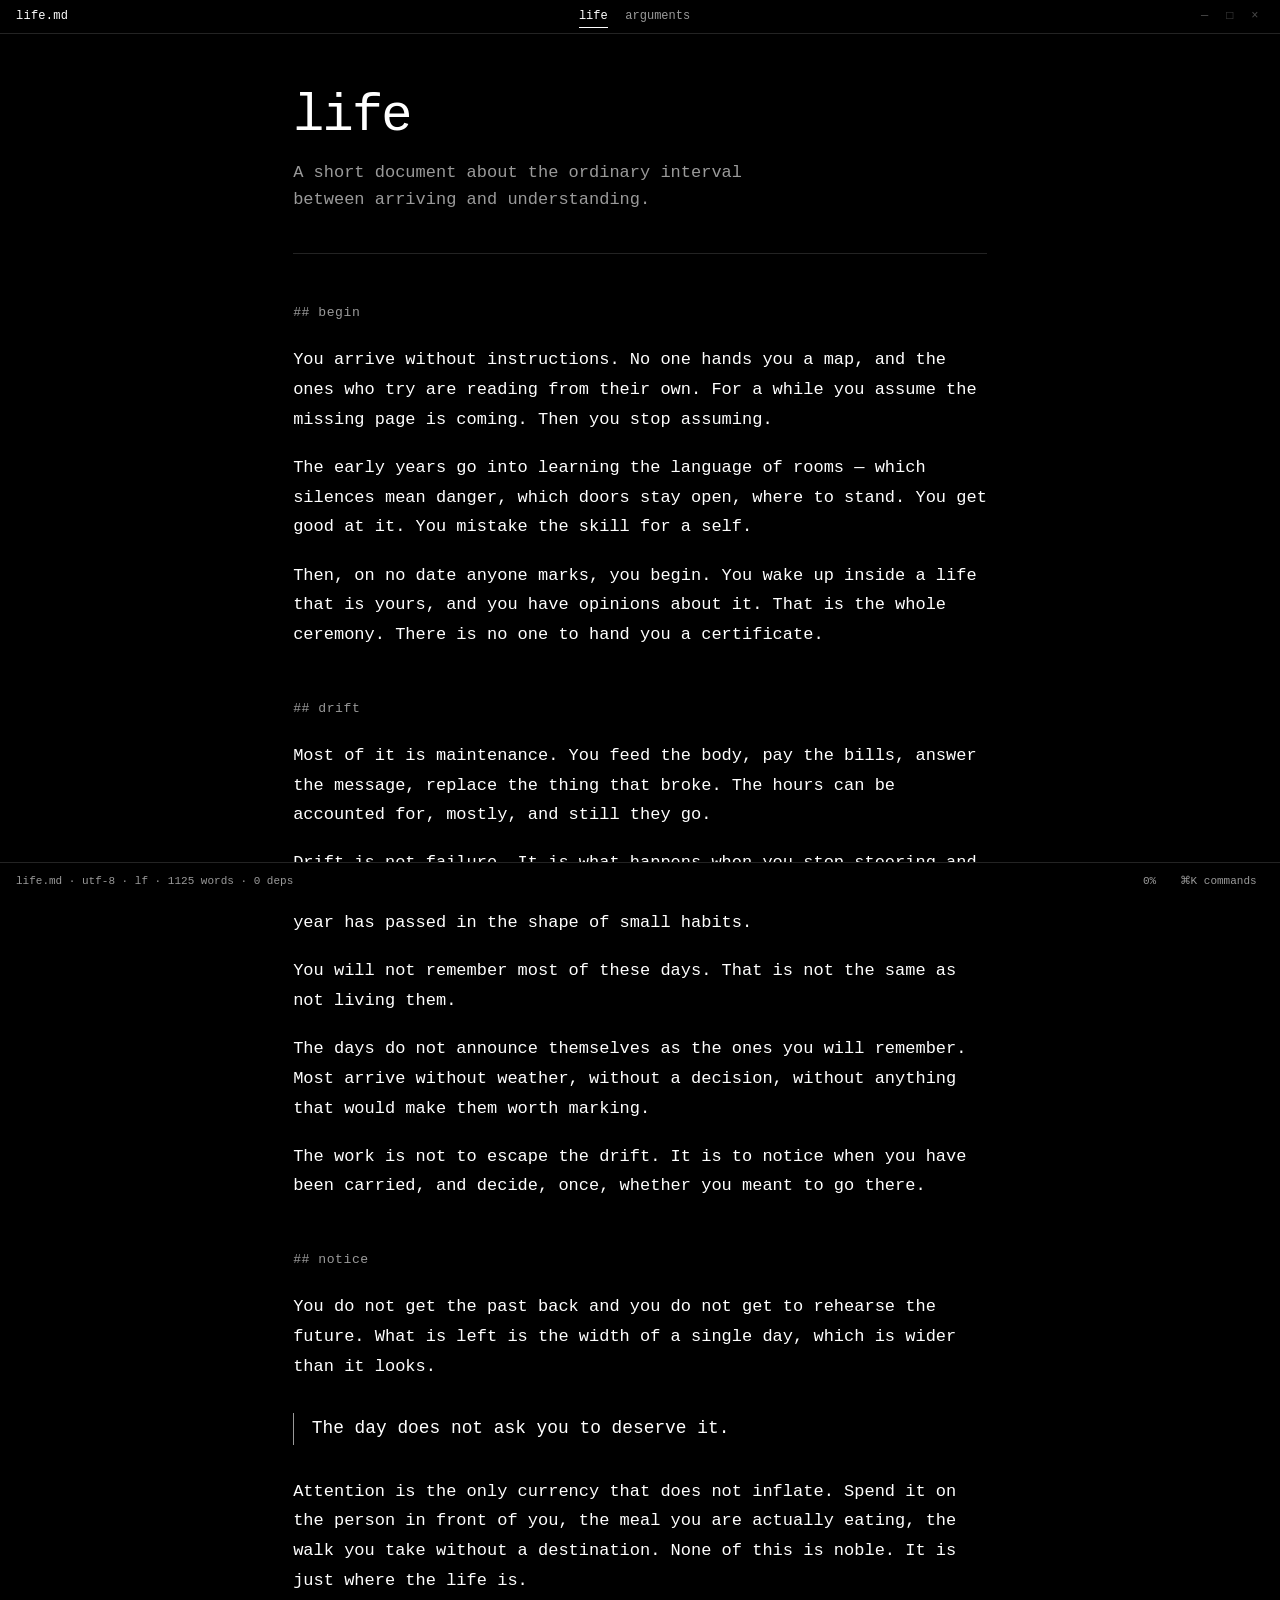
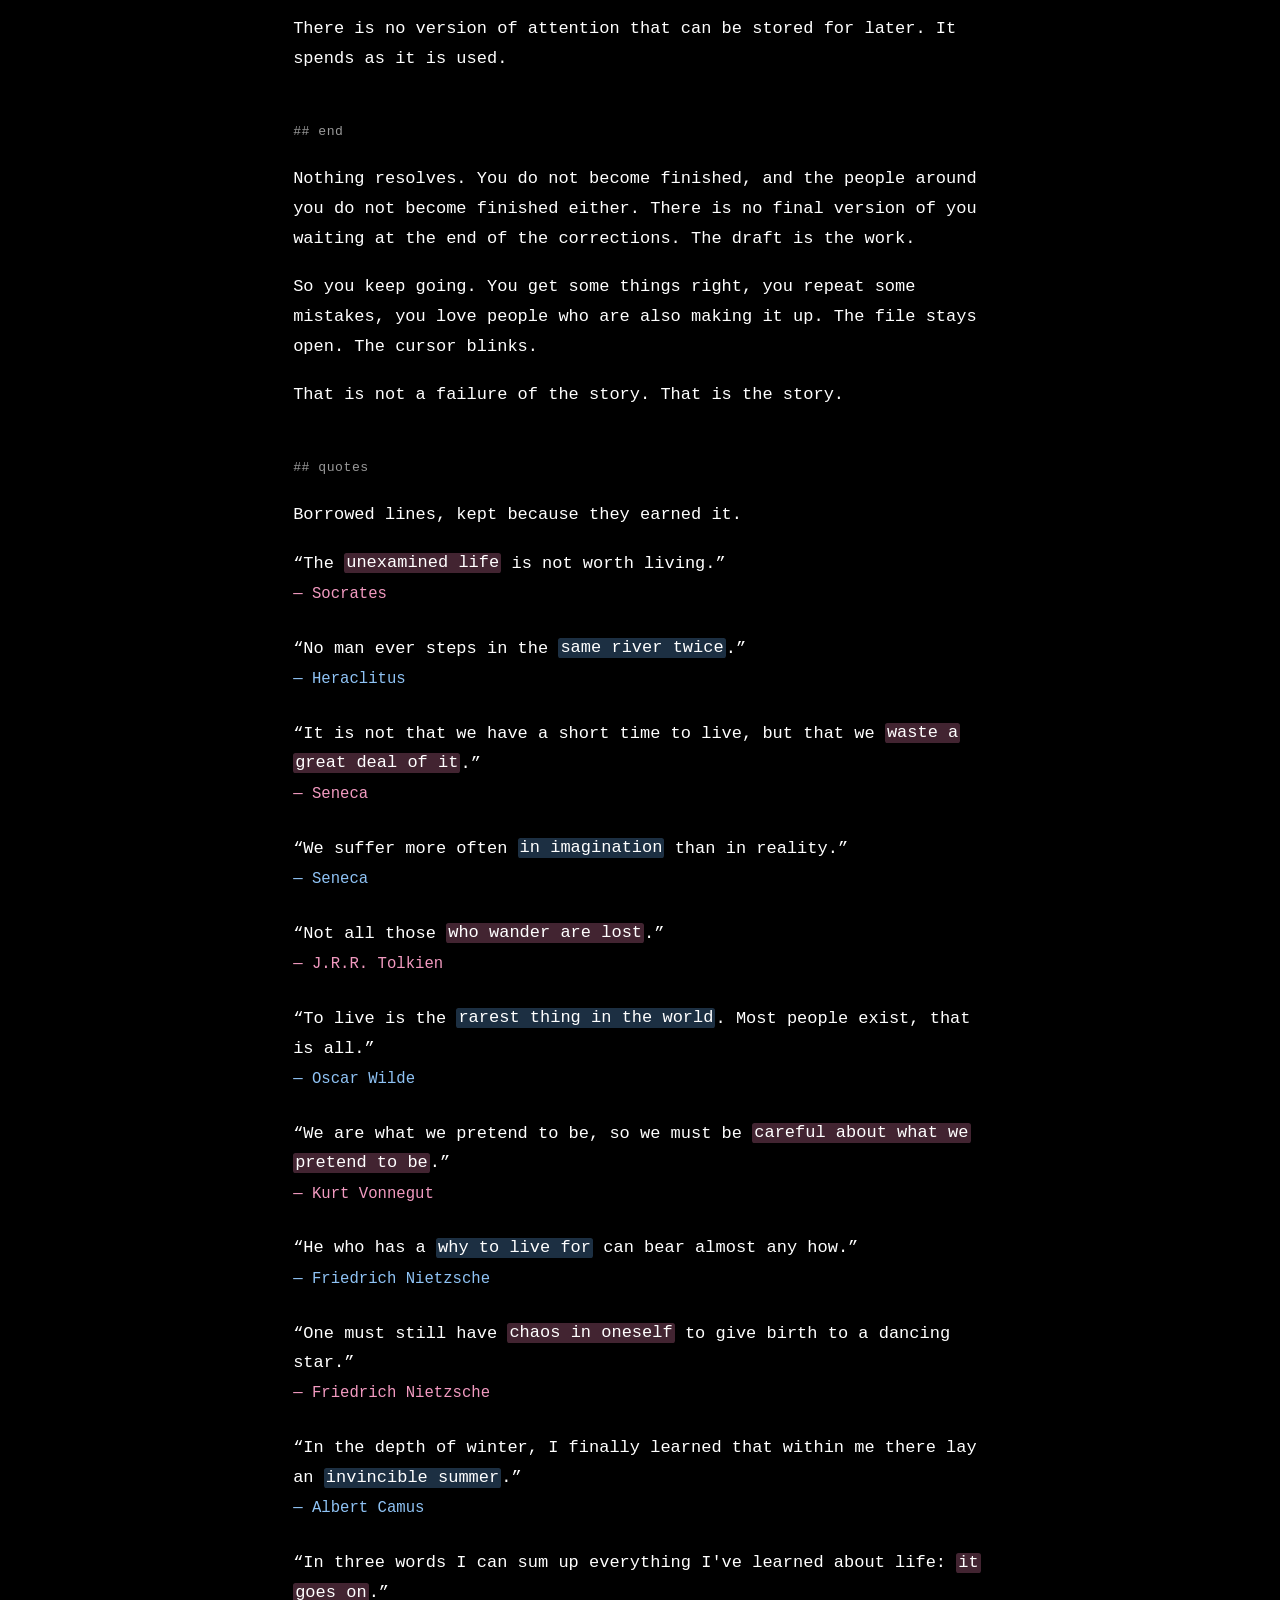
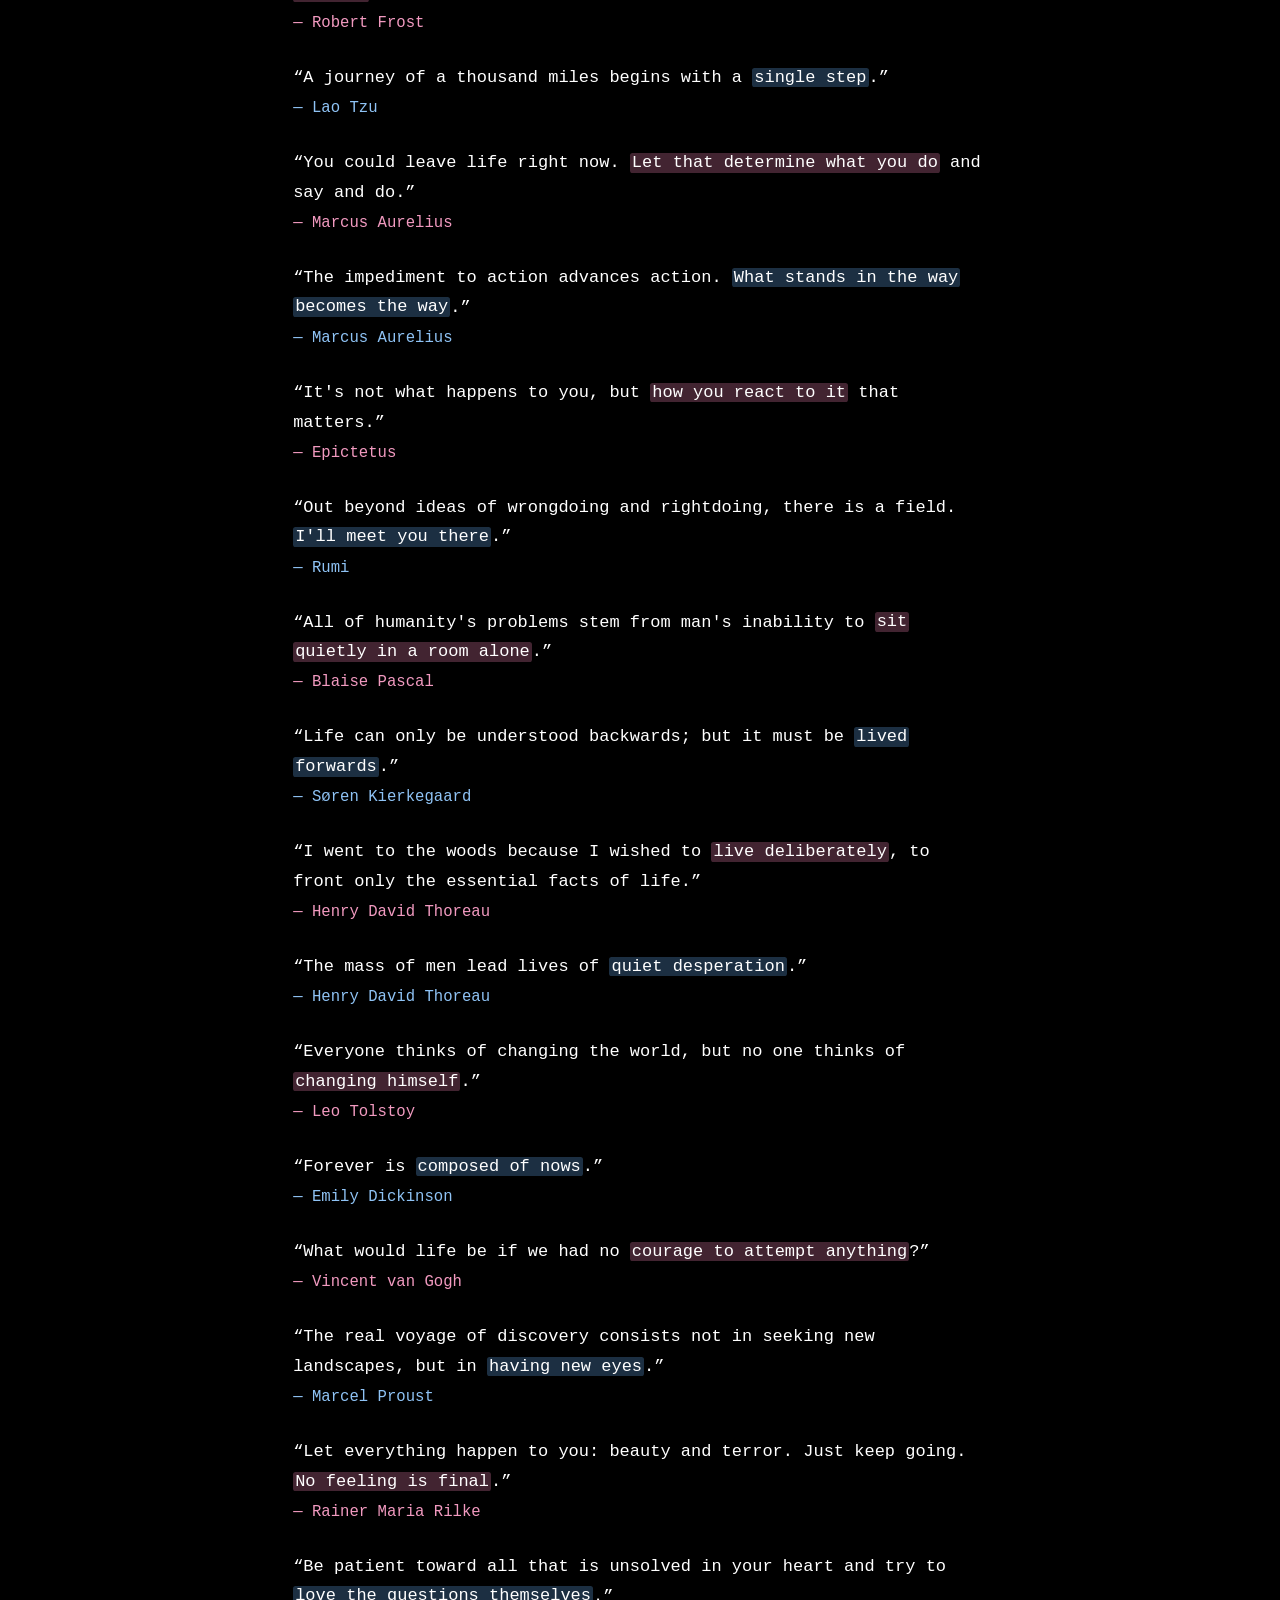
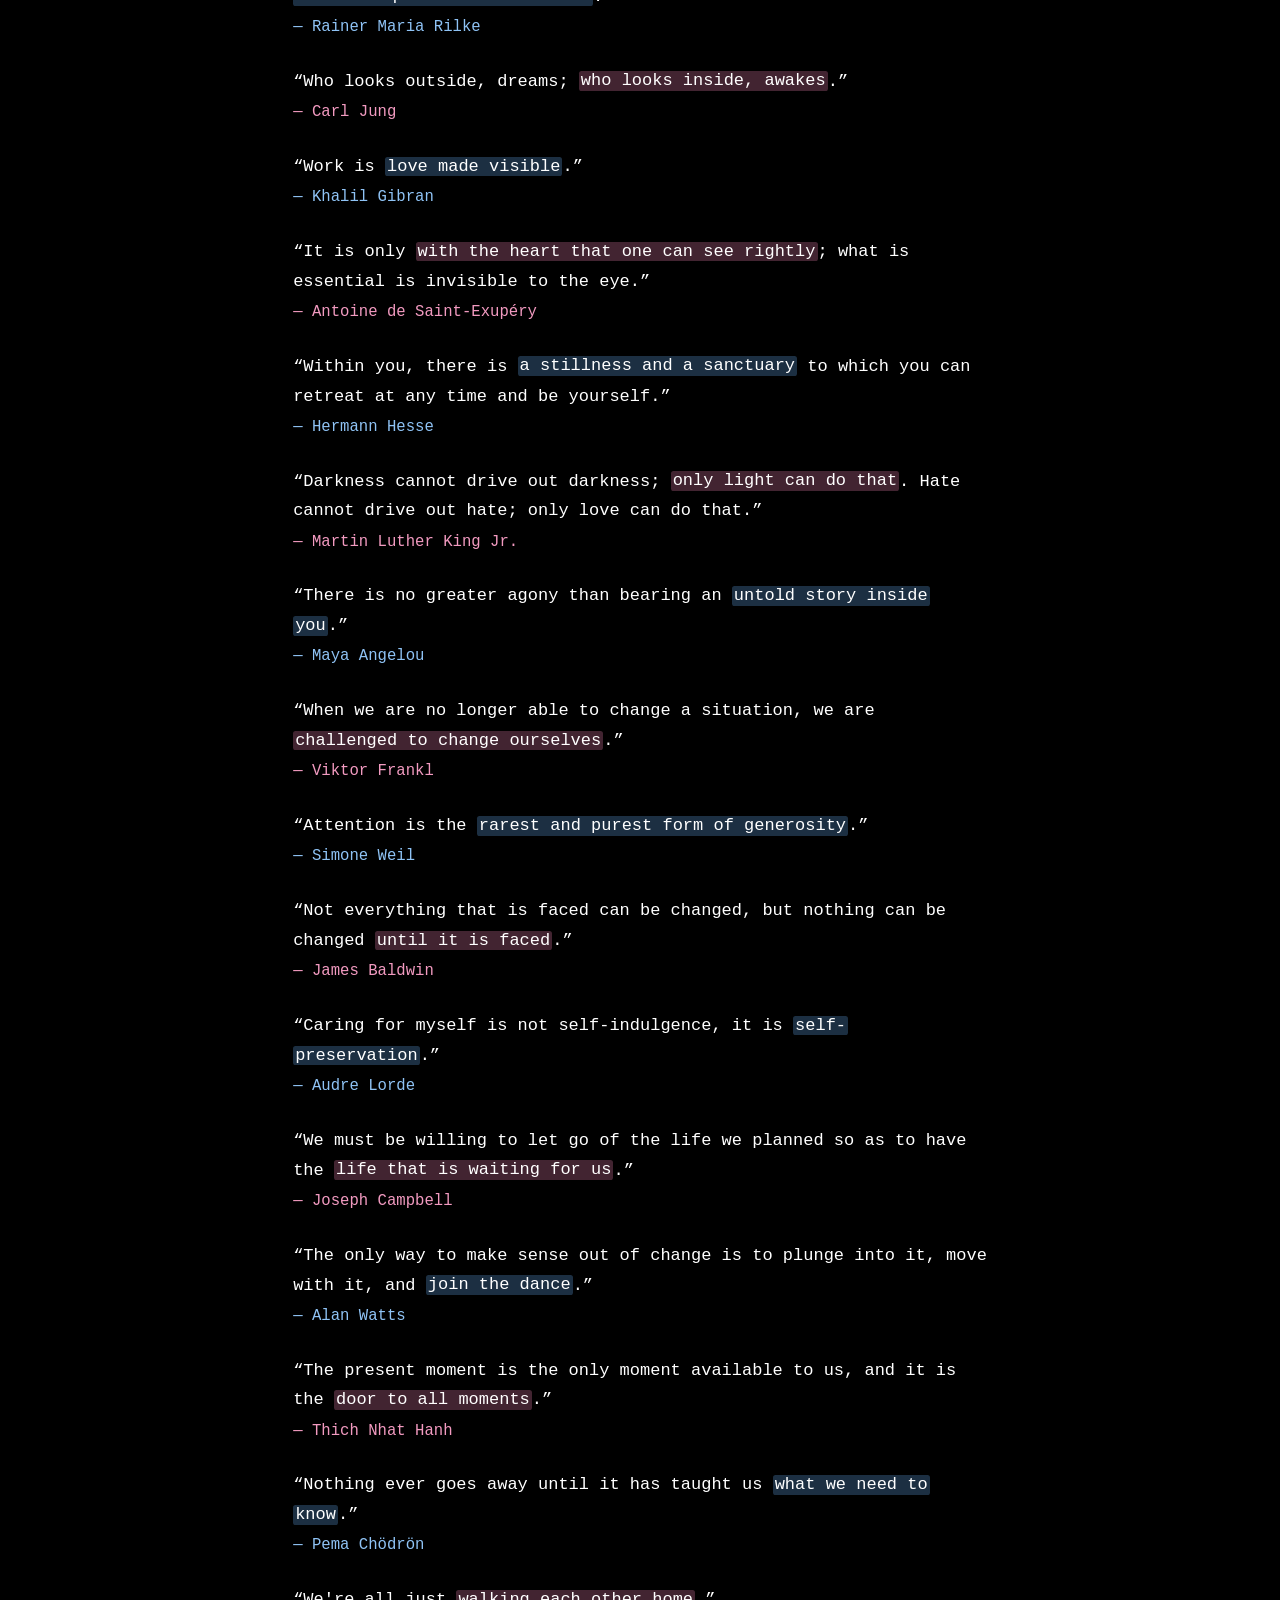
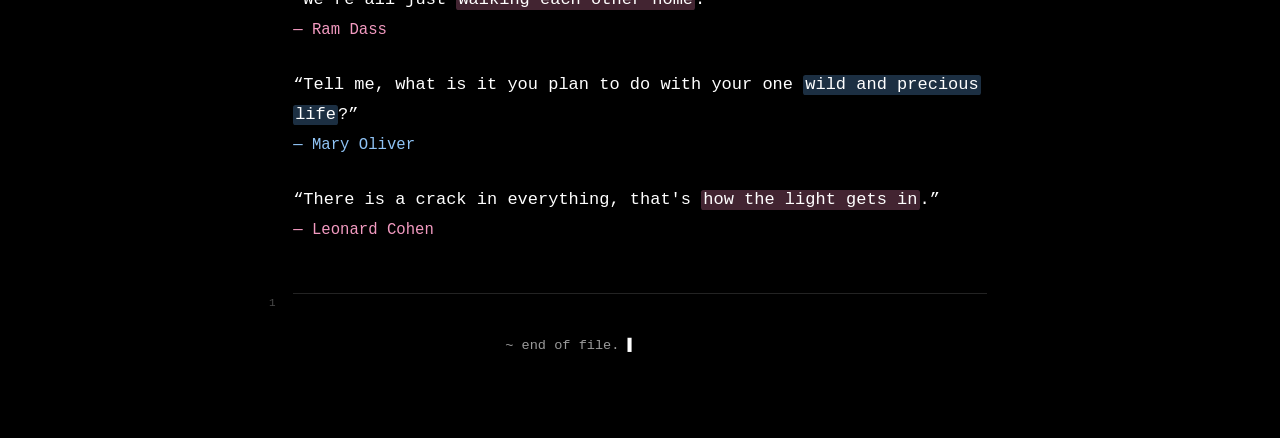
<file: index.html>
<!doctype html>
<html lang="en">
<head>
  <meta charset="utf-8">
  <meta name="viewport" content="width=device-width, initial-scale=1">
  <title>life — a file</title>
  <meta name="description" content="A short, minimal single page about arriving, drifting, and noticing.">
  <meta name="theme-color" content="#000000">
  <meta property="og:title" content="life — a file">
  <meta property="og:description" content="A short, minimal single page about arriving, drifting, and noticing.">
  <meta property="og:type" content="website">
  <link rel="icon" href="data:image/svg+xml,%3Csvg xmlns='http://www.w3.org/2000/svg' viewBox='0 0 16 16'%3E%3Crect width='16' height='16' fill='%23000'/%3E%3Crect x='3' y='7' width='10' height='2' fill='%23fff'/%3E%3Crect x='11' y='4' width='2' height='5' fill='%23fff'/%3E%3C/svg%3E">
  <link rel="stylesheet" href="style.css?v=0.8.3">
  <script>
    try {
      if (localStorage.getItem('life:invert') === '1') {
        document.documentElement.setAttribute('data-inverted', '');
        var m = document.querySelector('meta[name="theme-color"]');
        if (m) m.setAttribute('content', '#ffffff');
      }
    } catch (e) {}
  </script>
</head>
<body>
  <a class="skip" href="#main">Skip to content</a>

  <header class="titlebar">
    <span class="filename">life.md</span>
    <nav class="nav" aria-label="Pages">
      <a href="./" aria-current="page">life</a>
      <a href="arguments.html">arguments</a>
    </nav>
    <span class="winbtns" aria-hidden="true">— □ ×</span>
  </header>

  <main id="main">
    <article class="doc">

      <section class="hero" aria-labelledby="title">
        <div class="hero-text">
          <h1 id="title">life</h1>
          <p class="lede">A short document about the ordinary interval between arriving and understanding.</p>
        </div>
      </section>

      <section id="begin" aria-labelledby="h-begin">
        <h2 id="h-begin">## begin</h2>
        <p>You arrive without instructions. No one hands you a map, and the ones who try are reading from their own. For a while you assume the missing page is coming. Then you stop assuming.</p>
        <p>The early years go into learning the language of rooms — which silences mean danger, which doors stay open, where to stand. You get good at it. You mistake the skill for a self.</p>
        <p>Then, on no date anyone marks, you begin. You wake up inside a life that is yours, and you have opinions about it. That is the whole ceremony. There is no one to hand you a certificate.</p>
      </section>

      <section id="drift" aria-labelledby="h-drift">
        <h2 id="h-drift">## drift</h2>
        <p>Most of it is maintenance. You feed the body, pay the bills, answer the message, replace the thing that broke. The hours can be accounted for, mostly, and still they go.</p>
        <p>Drift is not failure. It is what happens when you stop steering and the current is kind enough to keep you afloat. You look up and a year has passed in the shape of small habits.</p>
        <p>You will not remember most of these days. That is not the same as not living them.</p>
        <p>The days do not announce themselves as the ones you will remember. Most arrive without weather, without a decision, without anything that would make them worth marking.</p>
        <p>The work is not to escape the drift. It is to notice when you have been carried, and decide, once, whether you meant to go there.</p>
      </section>

      <section id="notice" aria-labelledby="h-notice">
        <h2 id="h-notice">## notice</h2>
        <p>You do not get the past back and you do not get to rehearse the future. What is left is the width of a single day, which is wider than it looks.</p>
        <blockquote><p>The day does not ask you to deserve it.</p></blockquote>
        <p>Attention is the only currency that does not inflate. Spend it on the person in front of you, the meal you are actually eating, the walk you take without a destination. None of this is noble. It is just where the life is.</p>
        <p>There is no version of attention that can be stored for later. It spends as it is used.</p>
      </section>

      <section id="end" aria-labelledby="h-end">
        <h2 id="h-end">## end</h2>
        <p>Nothing resolves. You do not become finished, and the people around you do not become finished either. There is no final version of you waiting at the end of the corrections. The draft is the work.</p>
        <p>So you keep going. You get some things right, you repeat some mistakes, you love people who are also making it up. The file stays open. The cursor blinks.</p>
        <p>That is not a failure of the story. That is the story.</p>
      </section>

      <section id="quotes" aria-labelledby="h-quotes">
        <h2 id="h-quotes">## quotes</h2>
        <p>Borrowed lines, kept because they earned it.</p>
        <p class="quote">&ldquo;The <mark class="hl">unexamined life</mark> is not worth living.&rdquo;<span class="quote-by">&mdash; Socrates</span></p>
        <p class="quote">&ldquo;No man ever steps in the <mark class="hl">same river twice</mark>.&rdquo;<span class="quote-by">&mdash; Heraclitus</span></p>
        <p class="quote">&ldquo;It is not that we have a short time to live, but that we <mark class="hl">waste a great deal of it</mark>.&rdquo;<span class="quote-by">&mdash; Seneca</span></p>
        <p class="quote">&ldquo;We suffer more often <mark class="hl">in imagination</mark> than in reality.&rdquo;<span class="quote-by">&mdash; Seneca</span></p>
        <p class="quote">&ldquo;Not all those <mark class="hl">who wander are lost</mark>.&rdquo;<span class="quote-by">&mdash; J.R.R. Tolkien</span></p>
        <p class="quote">&ldquo;To live is the <mark class="hl">rarest thing in the world</mark>. Most people exist, that is all.&rdquo;<span class="quote-by">&mdash; Oscar Wilde</span></p>
        <p class="quote">&ldquo;We are what we pretend to be, so we must be <mark class="hl">careful about what we pretend to be</mark>.&rdquo;<span class="quote-by">&mdash; Kurt Vonnegut</span></p>
        <p class="quote">&ldquo;He who has a <mark class="hl">why to live for</mark> can bear almost any how.&rdquo;<span class="quote-by">&mdash; Friedrich Nietzsche</span></p>
        <p class="quote">&ldquo;One must still have <mark class="hl">chaos in oneself</mark> to give birth to a dancing star.&rdquo;<span class="quote-by">&mdash; Friedrich Nietzsche</span></p>
        <p class="quote">&ldquo;In the depth of winter, I finally learned that within me there lay an <mark class="hl">invincible summer</mark>.&rdquo;<span class="quote-by">&mdash; Albert Camus</span></p>
        <p class="quote">&ldquo;In three words I can sum up everything I've learned about life: <mark class="hl">it goes on</mark>.&rdquo;<span class="quote-by">&mdash; Robert Frost</span></p>
        <p class="quote">&ldquo;A journey of a thousand miles begins with a <mark class="hl">single step</mark>.&rdquo;<span class="quote-by">&mdash; Lao Tzu</span></p>
        <p class="quote">&ldquo;You could leave life right now. <mark class="hl">Let that determine what you do</mark> and say and do.&rdquo;<span class="quote-by">&mdash; Marcus Aurelius</span></p>
        <p class="quote">&ldquo;The impediment to action advances action. <mark class="hl">What stands in the way becomes the way</mark>.&rdquo;<span class="quote-by">&mdash; Marcus Aurelius</span></p>
        <p class="quote">&ldquo;It's not what happens to you, but <mark class="hl">how you react to it</mark> that matters.&rdquo;<span class="quote-by">&mdash; Epictetus</span></p>
        <p class="quote">&ldquo;Out beyond ideas of wrongdoing and rightdoing, there is a field. <mark class="hl">I'll meet you there</mark>.&rdquo;<span class="quote-by">&mdash; Rumi</span></p>
        <p class="quote">&ldquo;All of humanity's problems stem from man's inability to <mark class="hl">sit quietly in a room alone</mark>.&rdquo;<span class="quote-by">&mdash; Blaise Pascal</span></p>
        <p class="quote">&ldquo;Life can only be understood backwards; but it must be <mark class="hl">lived forwards</mark>.&rdquo;<span class="quote-by">&mdash; S&oslash;ren Kierkegaard</span></p>
        <p class="quote">&ldquo;I went to the woods because I wished to <mark class="hl">live deliberately</mark>, to front only the essential facts of life.&rdquo;<span class="quote-by">&mdash; Henry David Thoreau</span></p>
        <p class="quote">&ldquo;The mass of men lead lives of <mark class="hl">quiet desperation</mark>.&rdquo;<span class="quote-by">&mdash; Henry David Thoreau</span></p>
        <p class="quote">&ldquo;Everyone thinks of changing the world, but no one thinks of <mark class="hl">changing himself</mark>.&rdquo;<span class="quote-by">&mdash; Leo Tolstoy</span></p>
        <p class="quote">&ldquo;Forever is <mark class="hl">composed of nows</mark>.&rdquo;<span class="quote-by">&mdash; Emily Dickinson</span></p>
        <p class="quote">&ldquo;What would life be if we had no <mark class="hl">courage to attempt anything</mark>?&rdquo;<span class="quote-by">&mdash; Vincent van Gogh</span></p>
        <p class="quote">&ldquo;The real voyage of discovery consists not in seeking new landscapes, but in <mark class="hl">having new eyes</mark>.&rdquo;<span class="quote-by">&mdash; Marcel Proust</span></p>
        <p class="quote">&ldquo;Let everything happen to you: beauty and terror. Just keep going. <mark class="hl">No feeling is final</mark>.&rdquo;<span class="quote-by">&mdash; Rainer Maria Rilke</span></p>
        <p class="quote">&ldquo;Be patient toward all that is unsolved in your heart and try to <mark class="hl">love the questions themselves</mark>.&rdquo;<span class="quote-by">&mdash; Rainer Maria Rilke</span></p>
        <p class="quote">&ldquo;Who looks outside, dreams; <mark class="hl">who looks inside, awakes</mark>.&rdquo;<span class="quote-by">&mdash; Carl Jung</span></p>
        <p class="quote">&ldquo;Work is <mark class="hl">love made visible</mark>.&rdquo;<span class="quote-by">&mdash; Khalil Gibran</span></p>
        <p class="quote">&ldquo;It is only <mark class="hl">with the heart that one can see rightly</mark>; what is essential is invisible to the eye.&rdquo;<span class="quote-by">&mdash; Antoine de Saint-Exup&eacute;ry</span></p>
        <p class="quote">&ldquo;Within you, there is <mark class="hl">a stillness and a sanctuary</mark> to which you can retreat at any time and be yourself.&rdquo;<span class="quote-by">&mdash; Hermann Hesse</span></p>
        <p class="quote">&ldquo;Darkness cannot drive out darkness; <mark class="hl">only light can do that</mark>. Hate cannot drive out hate; only love can do that.&rdquo;<span class="quote-by">&mdash; Martin Luther King Jr.</span></p>
        <p class="quote">&ldquo;There is no greater agony than bearing an <mark class="hl">untold story inside you</mark>.&rdquo;<span class="quote-by">&mdash; Maya Angelou</span></p>
        <p class="quote">&ldquo;When we are no longer able to change a situation, we are <mark class="hl">challenged to change ourselves</mark>.&rdquo;<span class="quote-by">&mdash; Viktor Frankl</span></p>
        <p class="quote">&ldquo;Attention is the <mark class="hl">rarest and purest form of generosity</mark>.&rdquo;<span class="quote-by">&mdash; Simone Weil</span></p>
        <p class="quote">&ldquo;Not everything that is faced can be changed, but nothing can be changed <mark class="hl">until it is faced</mark>.&rdquo;<span class="quote-by">&mdash; James Baldwin</span></p>
        <p class="quote">&ldquo;Caring for myself is not self-indulgence, it is <mark class="hl">self-preservation</mark>.&rdquo;<span class="quote-by">&mdash; Audre Lorde</span></p>
        <p class="quote">&ldquo;We must be willing to let go of the life we planned so as to have the <mark class="hl">life that is waiting for us</mark>.&rdquo;<span class="quote-by">&mdash; Joseph Campbell</span></p>
        <p class="quote">&ldquo;The only way to make sense out of change is to plunge into it, move with it, and <mark class="hl">join the dance</mark>.&rdquo;<span class="quote-by">&mdash; Alan Watts</span></p>
        <p class="quote">&ldquo;The present moment is the only moment available to us, and it is the <mark class="hl">door to all moments</mark>.&rdquo;<span class="quote-by">&mdash; Thich Nhat Hanh</span></p>
        <p class="quote">&ldquo;Nothing ever goes away until it has taught us <mark class="hl">what we need to know</mark>.&rdquo;<span class="quote-by">&mdash; Pema Ch&ouml;dr&ouml;n</span></p>
        <p class="quote">&ldquo;We're all just <mark class="hl">walking each other home</mark>.&rdquo;<span class="quote-by">&mdash; Ram Dass</span></p>
        <p class="quote">&ldquo;Tell me, what is it you plan to do with your one <mark class="hl">wild and precious life</mark>?&rdquo;<span class="quote-by">&mdash; Mary Oliver</span></p>
        <p class="quote">&ldquo;There is a crack in everything, that's <mark class="hl">how the light gets in</mark>.&rdquo;<span class="quote-by">&mdash; Leonard Cohen</span></p>
      </section>

      <div class="ending">
        <p class="eof">~ end of file. <span class="cursor" aria-hidden="true">▌</span></p>
      </div>

    </article>
  </main>

  <footer class="statusbar">
    <span class="status-info" aria-hidden="true">life.md · utf-8 · lf · <span id="words">493</span> words · 0 deps</span>
    <span class="status-right">
      <span class="status-info" id="progress" aria-hidden="true">0%</span>
      <button type="button" class="cmd-btn" id="open-palette" aria-haspopup="dialog">⌘K commands</button>
    </span>
  </footer>

  <dialog id="palette" aria-label="Command palette">
    <input id="palette-input" type="text" placeholder="type a command…" autocomplete="off" spellcheck="false" role="combobox" aria-autocomplete="list" aria-controls="palette-list" aria-expanded="true">
    <ul id="palette-list" role="listbox" aria-label="Commands"></ul>
    <p class="palette-hint">↑↓ move · ↵ run · esc close</p>
  </dialog>

  <dialog id="help" aria-label="Keyboard shortcuts">
    <div class="help-body">
      <h2>keys</h2>
      <dl>
        <dt>⌘K / ctrl+k</dt><dd>command palette</dd>
        <dt>j / k</dt><dd>next / previous section</dd>
        <dt>g g</dt><dd>back to top</dd>
        <dt>esc</dt><dd>close</dd>
      </dl>
      <button type="button" class="cmd-btn" id="close-help">close</button>
    </div>
  </dialog>

  <script src="main.js?v=0.8.3" defer></script>
</body>
</html>
</file>
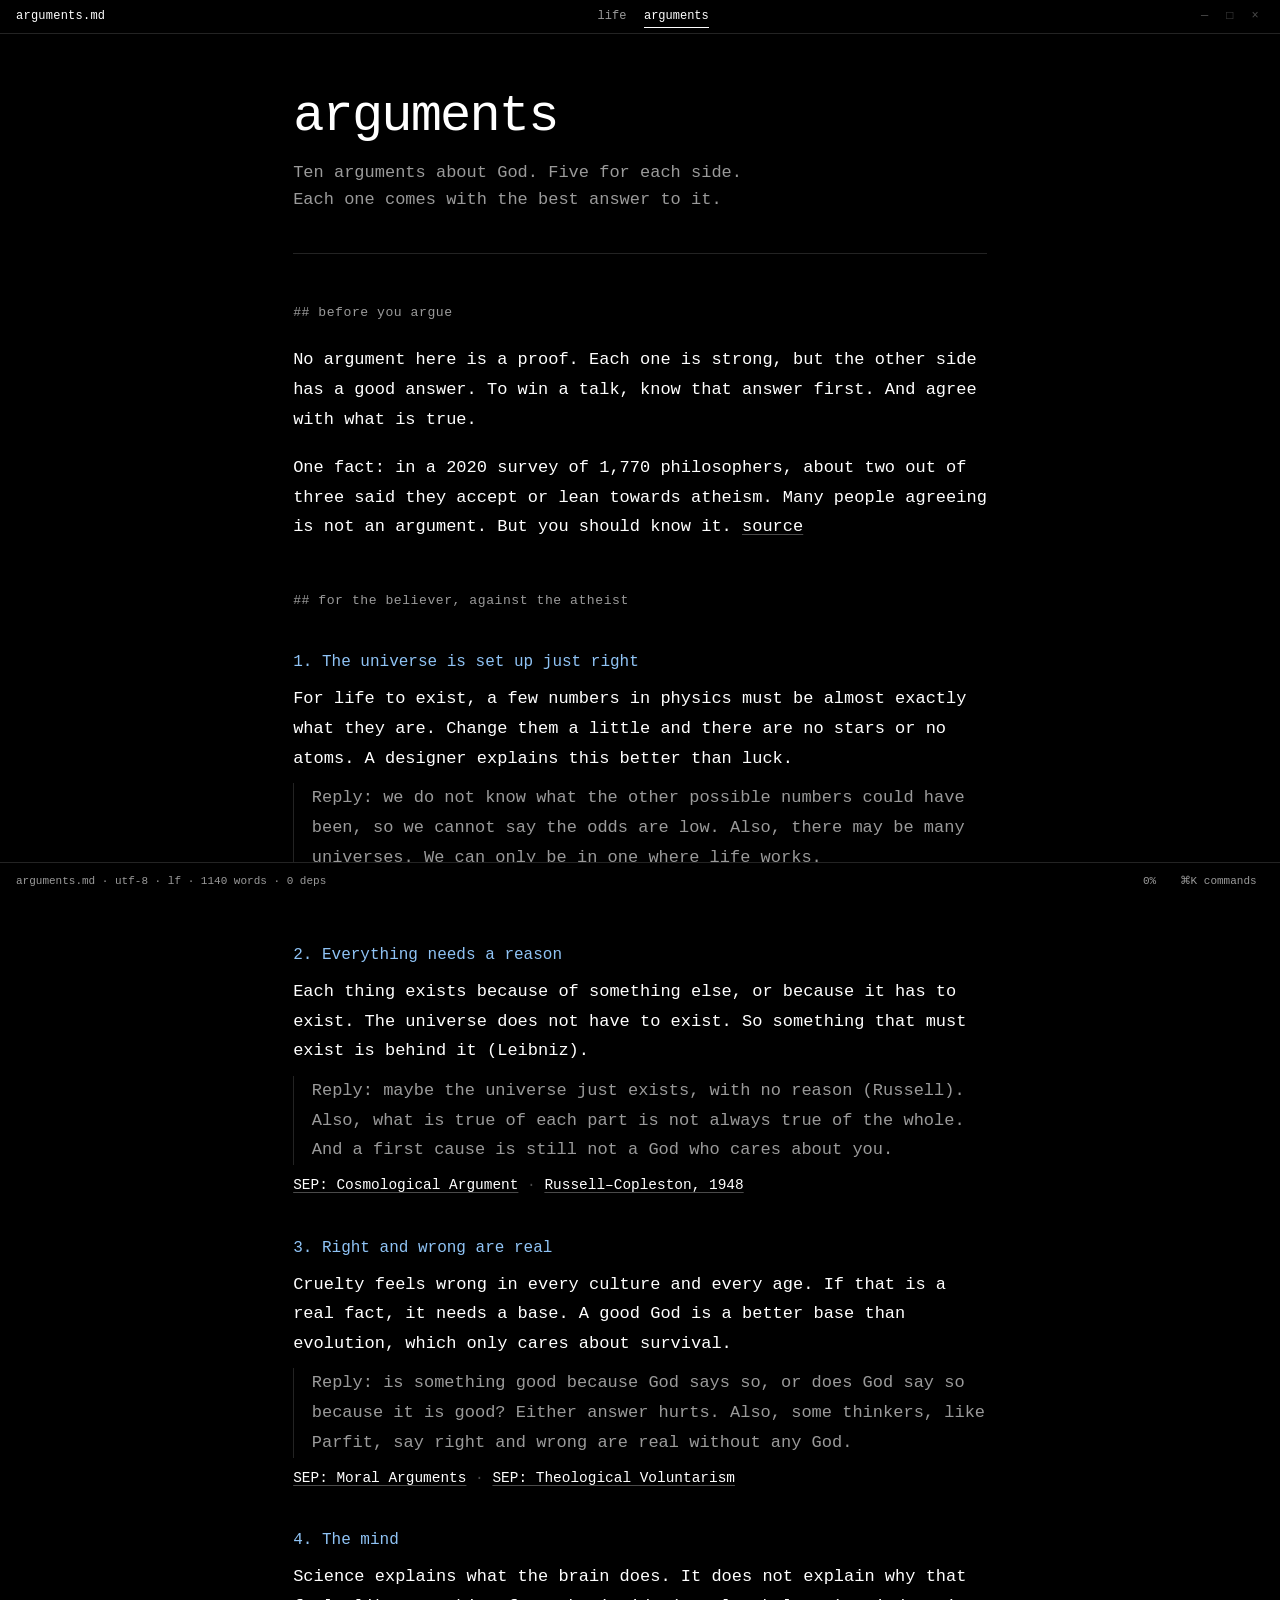
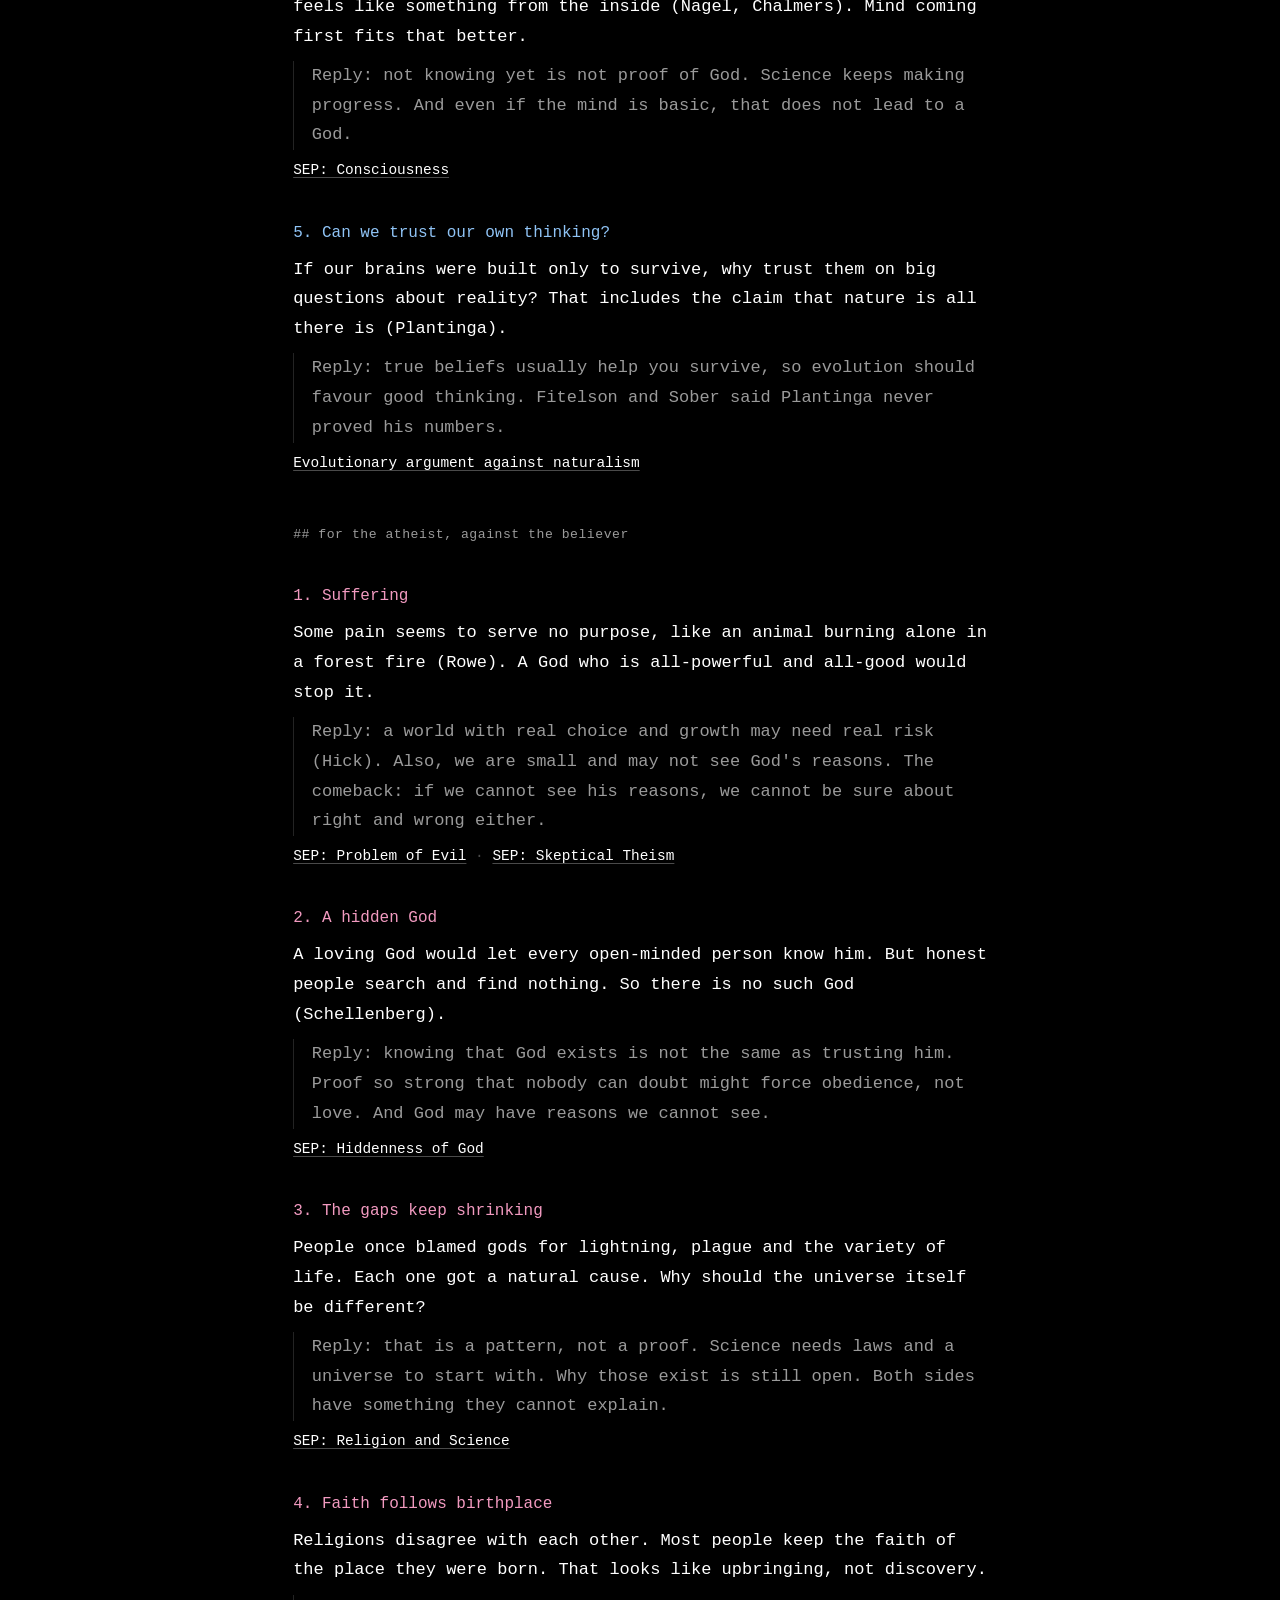
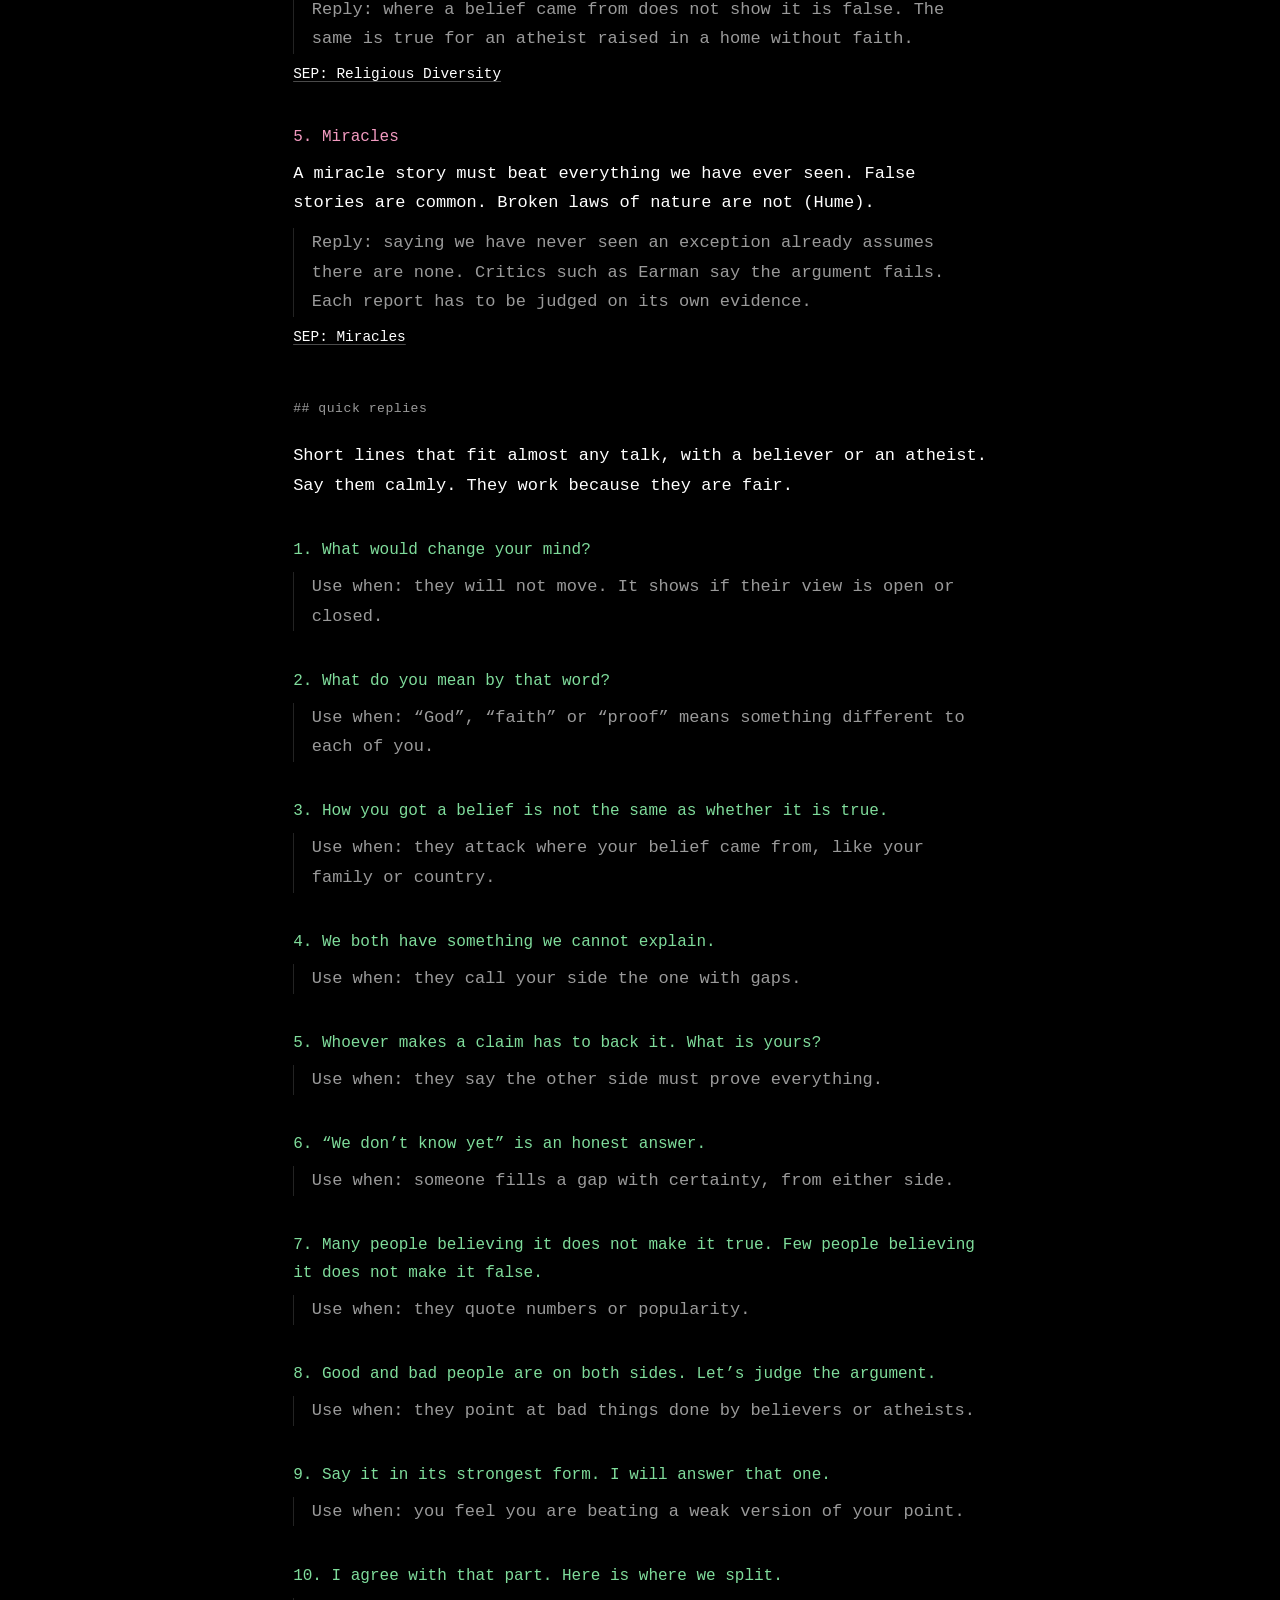
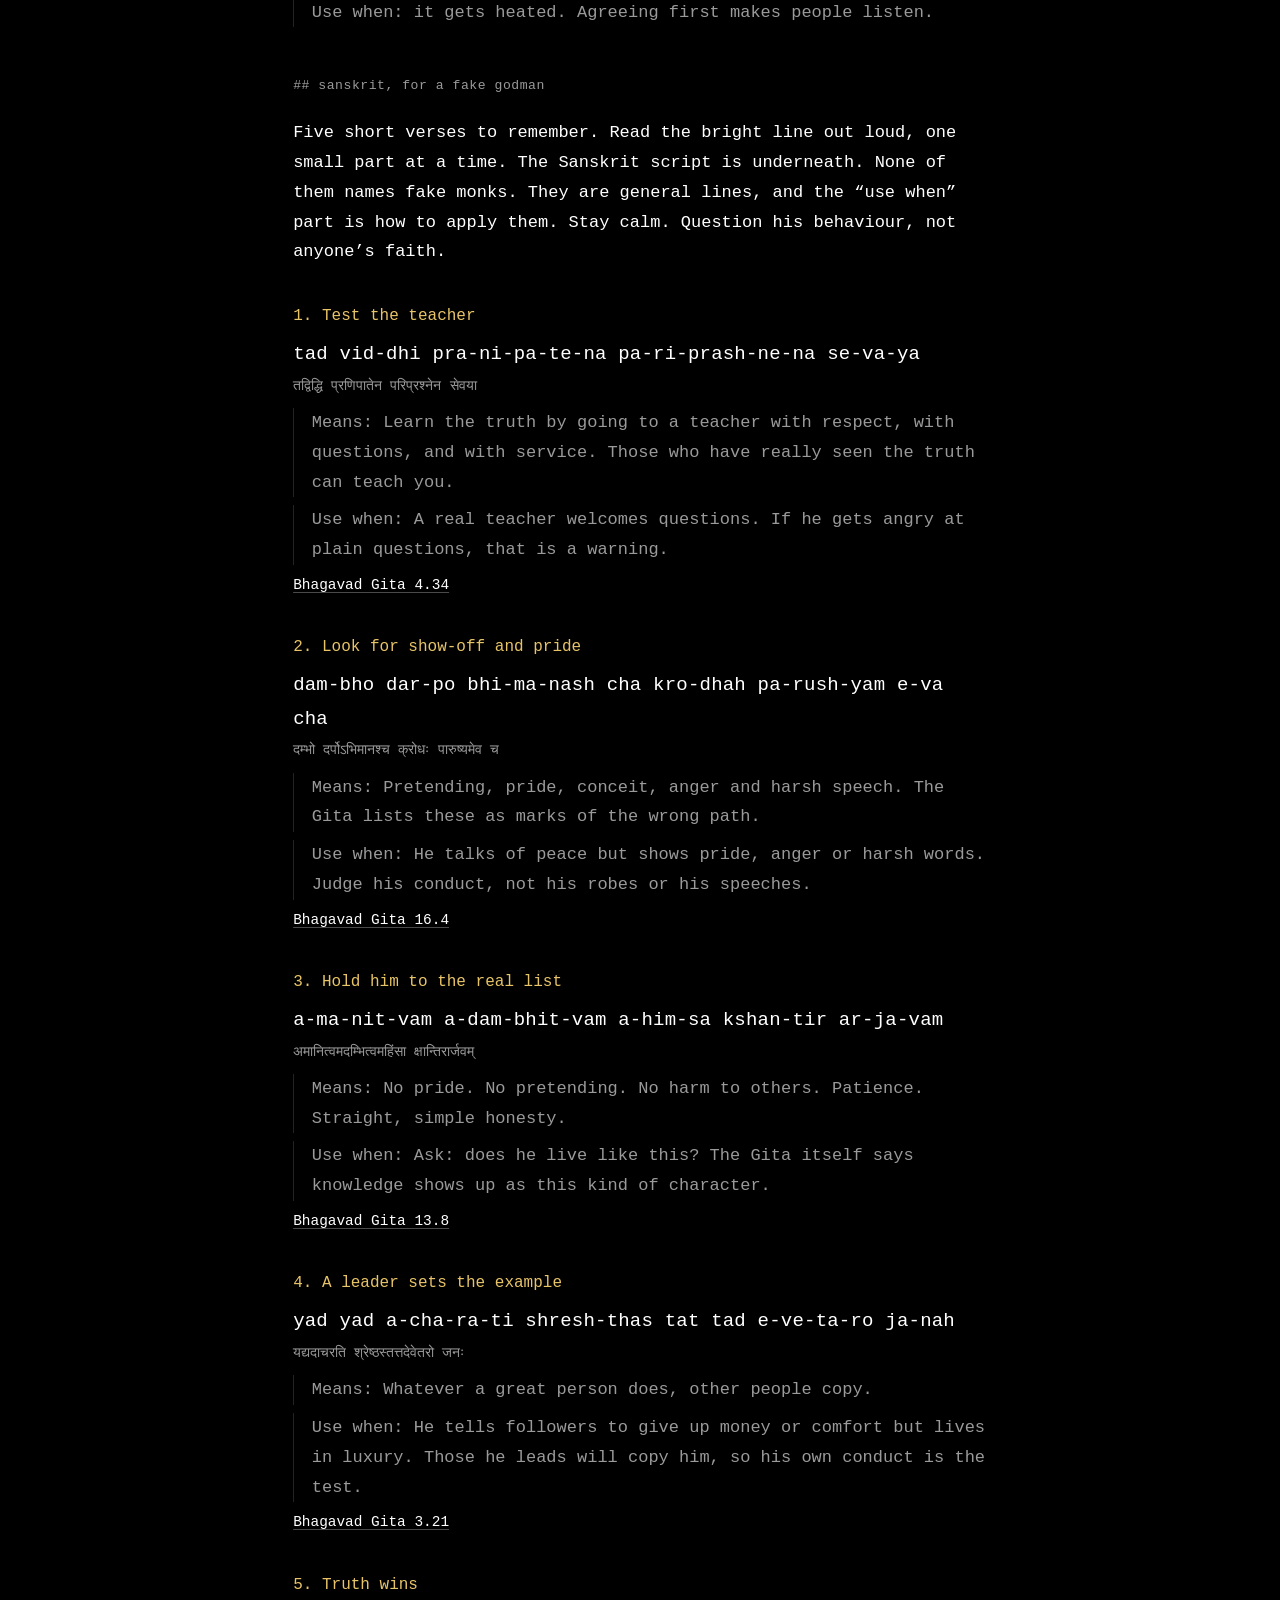
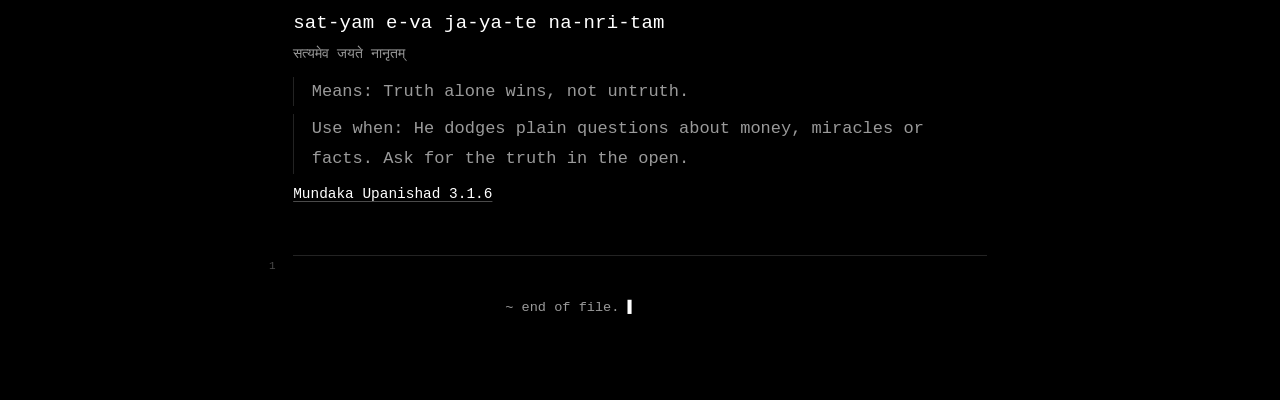
<file: arguments.html>
<!doctype html>
<html lang="en">
<head>
  <meta charset="utf-8">
  <meta name="viewport" content="width=device-width, initial-scale=1">
  <title>arguments — a file</title>
  <meta name="description" content="Ten arguments about God, each with its best answer.">
  <meta name="theme-color" content="#000000">
  <meta property="og:title" content="arguments — a file">
  <meta property="og:description" content="Ten arguments about God, each with its best answer.">
  <meta property="og:type" content="website">
  <link rel="icon" href="data:image/svg+xml,%3Csvg xmlns='http://www.w3.org/2000/svg' viewBox='0 0 16 16'%3E%3Crect width='16' height='16' fill='%23000'/%3E%3Crect x='3' y='7' width='10' height='2' fill='%23fff'/%3E%3Crect x='11' y='4' width='2' height='5' fill='%23fff'/%3E%3C/svg%3E">
  <link rel="stylesheet" href="style.css?v=0.8.3">
  <script>
    try {
      if (localStorage.getItem('life:invert') === '1') {
        document.documentElement.setAttribute('data-inverted', '');
        var m = document.querySelector('meta[name="theme-color"]');
        if (m) m.setAttribute('content', '#ffffff');
      }
    } catch (e) {}
  </script>
</head>
<body>
  <a class="skip" href="#main">Skip to content</a>

  <header class="titlebar">
    <span class="filename">arguments.md</span>
    <nav class="nav" aria-label="Pages">
      <a href="./">life</a>
      <a href="arguments.html" aria-current="page">arguments</a>
    </nav>
    <span class="winbtns" aria-hidden="true">— □ ×</span>
  </header>

  <main id="main">
    <article class="doc">

      <section class="hero" aria-labelledby="title">
        <div class="hero-text">
          <h1 id="title">arguments</h1>
          <p class="lede">Ten arguments about God. Five for each side. Each one comes with the best answer to it.</p>
        </div>
      </section>

      <section id="rules" aria-labelledby="h-rules">
        <h2 id="h-rules">## before you argue</h2>
        <p>No argument here is a proof. Each one is strong, but the other side has a good answer. To win a talk, know that answer first. And agree with what is true.</p>
        <p>One fact: in a 2020 survey of 1,770 philosophers, about two out of three said they accept or lean towards atheism. Many people agreeing is not an argument. But you should know it. <a href="https://survey2020.philpeople.org/survey/results/4842">source</a></p>
      </section>

      <section id="theist" class="args" aria-labelledby="h-theist">
        <h2 id="h-theist">## for the believer, against the atheist</h2>

        <h3>1. The universe is set up just right</h3>
        <p class="case">For life to exist, a few numbers in physics must be almost exactly what they are. Change them a little and there are no stars or no atoms. A designer explains this better than luck.</p>
        <p class="reply">Reply: we do not know what the other possible numbers could have been, so we cannot say the odds are low. Also, there may be many universes. We can only be in one where life works.</p>
        <p class="src"><a href="https://plato.stanford.edu/entries/fine-tuning/">SEP: Fine-Tuning</a></p>

        <h3>2. Everything needs a reason</h3>
        <p class="case">Each thing exists because of something else, or because it has to exist. The universe does not have to exist. So something that must exist is behind it (Leibniz).</p>
        <p class="reply">Reply: maybe the universe just exists, with no reason (Russell). Also, what is true of each part is not always true of the whole. And a first cause is still not a God who cares about you.</p>
        <p class="src"><a href="https://plato.stanford.edu/entries/cosmological-argument/">SEP: Cosmological Argument</a> &middot; <a href="https://www.copleston.net/RussellvsCopleston.pdf">Russell&ndash;Copleston, 1948</a></p>

        <h3>3. Right and wrong are real</h3>
        <p class="case">Cruelty feels wrong in every culture and every age. If that is a real fact, it needs a base. A good God is a better base than evolution, which only cares about survival.</p>
        <p class="reply">Reply: is something good because God says so, or does God say so because it is good? Either answer hurts. Also, some thinkers, like Parfit, say right and wrong are real without any God.</p>
        <p class="src"><a href="https://plato.stanford.edu/entries/moral-arguments-god/">SEP: Moral Arguments</a> &middot; <a href="https://plato.stanford.edu/entries/voluntarism-theological/">SEP: Theological Voluntarism</a></p>

        <h3>4. The mind</h3>
        <p class="case">Science explains what the brain does. It does not explain why that feels like something from the inside (Nagel, Chalmers). Mind coming first fits that better.</p>
        <p class="reply">Reply: not knowing yet is not proof of God. Science keeps making progress. And even if the mind is basic, that does not lead to a God.</p>
        <p class="src"><a href="https://plato.stanford.edu/entries/consciousness/">SEP: Consciousness</a></p>

        <h3>5. Can we trust our own thinking?</h3>
        <p class="case">If our brains were built only to survive, why trust them on big questions about reality? That includes the claim that nature is all there is (Plantinga).</p>
        <p class="reply">Reply: true beliefs usually help you survive, so evolution should favour good thinking. Fitelson and Sober said Plantinga never proved his numbers.</p>
        <p class="src"><a href="https://en.wikipedia.org/wiki/Evolutionary_argument_against_naturalism">Evolutionary argument against naturalism</a></p>
      </section>

      <section id="atheist" class="args" aria-labelledby="h-atheist">
        <h2 id="h-atheist">## for the atheist, against the believer</h2>

        <h3>1. Suffering</h3>
        <p class="case">Some pain seems to serve no purpose, like an animal burning alone in a forest fire (Rowe). A God who is all-powerful and all-good would stop it.</p>
        <p class="reply">Reply: a world with real choice and growth may need real risk (Hick). Also, we are small and may not see God's reasons. The comeback: if we cannot see his reasons, we cannot be sure about right and wrong either.</p>
        <p class="src"><a href="https://plato.stanford.edu/entries/evil/">SEP: Problem of Evil</a> &middot; <a href="https://plato.stanford.edu/entries/skeptical-theism/">SEP: Skeptical Theism</a></p>

        <h3>2. A hidden God</h3>
        <p class="case">A loving God would let every open-minded person know him. But honest people search and find nothing. So there is no such God (Schellenberg).</p>
        <p class="reply">Reply: knowing that God exists is not the same as trusting him. Proof so strong that nobody can doubt might force obedience, not love. And God may have reasons we cannot see.</p>
        <p class="src"><a href="https://plato.stanford.edu/entries/divine-hiddenness/">SEP: Hiddenness of God</a></p>

        <h3>3. The gaps keep shrinking</h3>
        <p class="case">People once blamed gods for lightning, plague and the variety of life. Each one got a natural cause. Why should the universe itself be different?</p>
        <p class="reply">Reply: that is a pattern, not a proof. Science needs laws and a universe to start with. Why those exist is still open. Both sides have something they cannot explain.</p>
        <p class="src"><a href="https://plato.stanford.edu/entries/religion-science/">SEP: Religion and Science</a></p>

        <h3>4. Faith follows birthplace</h3>
        <p class="case">Religions disagree with each other. Most people keep the faith of the place they were born. That looks like upbringing, not discovery.</p>
        <p class="reply">Reply: where a belief came from does not show it is false. The same is true for an atheist raised in a home without faith.</p>
        <p class="src"><a href="https://plato.stanford.edu/entries/religious-pluralism/">SEP: Religious Diversity</a></p>

        <h3>5. Miracles</h3>
        <p class="case">A miracle story must beat everything we have ever seen. False stories are common. Broken laws of nature are not (Hume).</p>
        <p class="reply">Reply: saying we have never seen an exception already assumes there are none. Critics such as Earman say the argument fails. Each report has to be judged on its own evidence.</p>
        <p class="src"><a href="https://plato.stanford.edu/entries/miracles/">SEP: Miracles</a></p>
      </section>

            <section id="cracks" class="args" aria-labelledby="h-cracks">
        <h2 id="h-cracks">## quick replies</h2>
        <p>Short lines that fit almost any talk, with a believer or an atheist. Say them calmly. They work because they are fair.</p>

        <h3>1. What would change your mind?</h3>
        <p class="reply">Use when: they will not move. It shows if their view is open or closed.</p>

        <h3>2. What do you mean by that word?</h3>
        <p class="reply">Use when: &ldquo;God&rdquo;, &ldquo;faith&rdquo; or &ldquo;proof&rdquo; means something different to each of you.</p>

        <h3>3. How you got a belief is not the same as whether it is true.</h3>
        <p class="reply">Use when: they attack where your belief came from, like your family or country.</p>

        <h3>4. We both have something we cannot explain.</h3>
        <p class="reply">Use when: they call your side the one with gaps.</p>

        <h3>5. Whoever makes a claim has to back it. What is yours?</h3>
        <p class="reply">Use when: they say the other side must prove everything.</p>

        <h3>6. &ldquo;We don&rsquo;t know yet&rdquo; is an honest answer.</h3>
        <p class="reply">Use when: someone fills a gap with certainty, from either side.</p>

        <h3>7. Many people believing it does not make it true. Few people believing it does not make it false.</h3>
        <p class="reply">Use when: they quote numbers or popularity.</p>

        <h3>8. Good and bad people are on both sides. Let&rsquo;s judge the argument.</h3>
        <p class="reply">Use when: they point at bad things done by believers or atheists.</p>

        <h3>9. Say it in its strongest form. I will answer that one.</h3>
        <p class="reply">Use when: you feel you are beating a weak version of your point.</p>

        <h3>10. I agree with that part. Here is where we split.</h3>
        <p class="reply">Use when: it gets heated. Agreeing first makes people listen.</p>
      </section>

            <section id="verses" class="args" aria-labelledby="h-verses">
        <h2 id="h-verses">## sanskrit, for a fake godman</h2>
        <p>Five short verses to remember. Read the bright line out loud, one small part at a time. The Sanskrit script is underneath. None of them names fake monks. They are general lines, and the &ldquo;use when&rdquo; part is how to apply them. Stay calm. Question his behaviour, not anyone&rsquo;s faith.</p>

        <h3>1. Test the teacher</h3>
        <p class="case say">tad vid-dhi pra-ni-pa-te-na pa-ri-prash-ne-na se-va-ya</p>
        <p class="tr">तद्विद्धि प्रणिपातेन परिप्रश्नेन सेवया</p>
        <p class="reply">Means: Learn the truth by going to a teacher with respect, with questions, and with service. Those who have really seen the truth can teach you.</p>
        <p class="reply">Use when: A real teacher welcomes questions. If he gets angry at plain questions, that is a warning.</p>
        <p class="src"><a href="https://www.holy-bhagavad-gita.org/chapter/4/verse/34">Bhagavad Gita 4.34</a></p>

        <h3>2. Look for show-off and pride</h3>
        <p class="case say">dam-bho dar-po bhi-ma-nash cha kro-dhah pa-rush-yam e-va cha</p>
        <p class="tr">दम्भो दर्पोऽभिमानश्च क्रोधः पारुष्यमेव च</p>
        <p class="reply">Means: Pretending, pride, conceit, anger and harsh speech. The Gita lists these as marks of the wrong path.</p>
        <p class="reply">Use when: He talks of peace but shows pride, anger or harsh words. Judge his conduct, not his robes or his speeches.</p>
        <p class="src"><a href="https://www.holy-bhagavad-gita.org/chapter/16/verse/4">Bhagavad Gita 16.4</a></p>

        <h3>3. Hold him to the real list</h3>
        <p class="case say">a-ma-nit-vam a-dam-bhit-vam a-him-sa kshan-tir ar-ja-vam</p>
        <p class="tr">अमानित्वमदम्भित्वमहिंसा क्षान्तिरार्जवम्</p>
        <p class="reply">Means: No pride. No pretending. No harm to others. Patience. Straight, simple honesty.</p>
        <p class="reply">Use when: Ask: does he live like this? The Gita itself says knowledge shows up as this kind of character.</p>
        <p class="src"><a href="https://www.holy-bhagavad-gita.org/chapter/13/verse/8">Bhagavad Gita 13.8</a></p>

        <h3>4. A leader sets the example</h3>
        <p class="case say">yad yad a-cha-ra-ti shresh-thas tat tad e-ve-ta-ro ja-nah</p>
        <p class="tr">यद्यदाचरति श्रेष्ठस्तत्तदेवेतरो जनः</p>
        <p class="reply">Means: Whatever a great person does, other people copy.</p>
        <p class="reply">Use when: He tells followers to give up money or comfort but lives in luxury. Those he leads will copy him, so his own conduct is the test.</p>
        <p class="src"><a href="https://www.holy-bhagavad-gita.org/chapter/3/verse/21">Bhagavad Gita 3.21</a></p>

        <h3>5. Truth wins</h3>
        <p class="case say">sat-yam e-va ja-ya-te na-nri-tam</p>
        <p class="tr">सत्यमेव जयते नानृतम्</p>
        <p class="reply">Means: Truth alone wins, not untruth.</p>
        <p class="reply">Use when: He dodges plain questions about money, miracles or facts. Ask for the truth in the open.</p>
        <p class="src"><a href="https://heritage.iitk.ac.in/MNU/3.1.6">Mundaka Upanishad 3.1.6</a></p>
      </section>

      <div class="ending">
        <p class="eof">~ end of file. <span class="cursor" aria-hidden="true">▌</span></p>
      </div>

    </article>
  </main>

  <footer class="statusbar">
    <span class="status-info" aria-hidden="true">arguments.md · utf-8 · lf · <span id="words">0</span> words · 0 deps</span>
    <span class="status-right">
      <span class="status-info" id="progress" aria-hidden="true">0%</span>
      <button type="button" class="cmd-btn" id="open-palette" aria-haspopup="dialog">⌘K commands</button>
    </span>
  </footer>

  <dialog id="palette" aria-label="Command palette">
    <input id="palette-input" type="text" placeholder="type a command…" autocomplete="off" spellcheck="false" role="combobox" aria-autocomplete="list" aria-controls="palette-list" aria-expanded="true">
    <ul id="palette-list" role="listbox" aria-label="Commands"></ul>
    <p class="palette-hint">↑↓ move · ↵ run · esc close</p>
  </dialog>

  <dialog id="help" aria-label="Keyboard shortcuts">
    <div class="help-body">
      <h2>keys</h2>
      <dl>
        <dt>⌘K / ctrl+k</dt><dd>command palette</dd>
        <dt>j / k</dt><dd>next / previous section</dd>
        <dt>g g</dt><dd>back to top</dd>
        <dt>esc</dt><dd>close</dd>
      </dl>
      <button type="button" class="cmd-btn" id="close-help">close</button>
    </div>
  </dialog>

  <script src="main.js?v=0.8.3" defer></script>
</body>
</html>
</file>
<file: style.css>
/* life — monochrome single page */

:root {
  --bg: #000;
  --fg: #fff;
  --dim: #9a9a9a;
  --faint: #4a4a4a;
  --line: #232323;
  --hl-y: rgba(255, 209, 102, 0.28);
  --hl-g: rgba(112, 224, 146, 0.26);
  --hl-p: rgba(255, 138, 190, 0.26);
  --hl-b: rgba(110, 180, 255, 0.26);
  --acc-y: #e8c468;
  --acc-g: #7fdc9b;
  --acc-p: #f29ac0;
  --acc-b: #8fc3f5;
  --pad: clamp(1.25rem, 5vw, 4rem);
  --measure: 68ch;
  --font: ui-monospace, "SF Mono", "JetBrains Mono", Menlo, Consolas, "Liberation Mono", monospace;
}

[data-inverted] {
  --bg: #fff;
  --fg: #000;
  --dim: #555;
  --faint: #999;
  --line: #d8d8d8;
  --acc-y: #8a6d1a;
  --acc-g: #2e7d4f;
  --acc-p: #b03060;
  --acc-b: #1f5fa8;
}

*,
*::before,
*::after {
  box-sizing: border-box;
}

html {
  background: var(--bg);
  color-scheme: dark;
}

[data-inverted] {
  color-scheme: light;
}

body {
  margin: 0;
  padding-bottom: 3rem;
  background: var(--bg);
  color: var(--fg);
  font-family: var(--font);
  font-size: clamp(0.875rem, 1.4vw, 1.0625rem);
  line-height: 1.75;
  -webkit-font-smoothing: antialiased;
  text-rendering: optimizeLegibility;
}

::selection {
  background: var(--fg);
  color: var(--bg);
}

.skip {
  position: absolute;
  left: -9999px;
  top: 0;
  padding: 0.5rem 1rem;
  background: var(--fg);
  color: var(--bg);
  z-index: 100;
}

.skip:focus {
  left: 0.5rem;
}

:focus-visible {
  outline: 2px solid var(--fg);
  outline-offset: 2px;
}

/* ---------- chrome ---------- */

.titlebar {
  position: sticky;
  top: 0;
  z-index: 10;
  display: flex;
  align-items: center;
  justify-content: space-between;
  height: 34px;
  padding: 0 1rem;
  background: var(--bg);
  border-bottom: 1px solid var(--line);
  font-size: 12px;
  color: var(--dim);
}

.filename {
  color: var(--fg);
  letter-spacing: 0.02em;
}

.winbtns {
  letter-spacing: 0.45em;
  color: var(--faint);
}

/* ---------- document ---------- */

.doc {
  position: relative;
  max-width: calc(var(--measure) + 8.5rem);
  margin: 0 auto;
  padding: 2.5rem max(var(--pad), 4.25rem) 2rem;
}

.doc > * {
  position: relative;
}

.doc [data-line]::before {
  content: attr(data-line);
  position: absolute;
  left: -3.5rem;
  top: 0.42em;
  width: 2.4rem;
  text-align: right;
  font-size: 11px;
  line-height: 1;
  color: var(--faint);
  font-variant-numeric: tabular-nums;
  user-select: none;
}

main section[id] {
  scroll-margin-top: 3.75rem;
}

/* ---------- hero ---------- */

.hero {
  padding: 1rem 0 2.5rem;
  border-bottom: 1px solid var(--line);
}

h1 {
  margin: 0 0 0.9rem;
  font-size: clamp(2rem, 6vw, 3.25rem);
  font-weight: 500;
  line-height: 1.05;
  letter-spacing: -0.035em;
}

.lede {
  max-width: 46ch;
  margin: 0;
  color: var(--dim);
  line-height: 1.6;
}

/* ---------- prose ---------- */

h2 {
  margin: 3rem 0 1.25rem;
  font-size: 0.82rem;
  font-weight: 400;
  letter-spacing: 0.04em;
  color: var(--dim);
}

p {
  margin: 0 0 1.15rem;
  max-width: var(--measure);
}

blockquote {
  margin: 2rem 0;
  padding: 0 0 0 1.1rem;
  border-left: 1px solid var(--dim);
  color: var(--fg);
  font-size: 1.05em;
}

blockquote p {
  margin: 0;
}

/* ---------- ending ---------- */

.ending {
  margin-top: 3rem;
  padding-top: 2.5rem;
  border-top: 1px solid var(--line);
  text-align: center;
}

.eof {
  margin: 0;
  color: var(--dim);
  font-size: 0.85rem;
}

.cursor {
  display: inline-block;
  color: var(--fg);
  animation: blink 1.06s step-end infinite;
}

@keyframes blink {
  0%, 49% { opacity: 1; }
  50%, 100% { opacity: 0; }
}

/* ---------- status bar ---------- */

.statusbar {
  position: fixed;
  right: 0;
  bottom: 0;
  left: 0;
  z-index: 10;
  display: flex;
  align-items: center;
  justify-content: space-between;
  gap: 1rem;
  padding: 0.35rem 1rem;
  background: var(--bg);
  border-top: 1px solid var(--line);
  font-size: 11px;
  color: var(--dim);
}

.status-right {
  display: flex;
  align-items: center;
  gap: 1rem;
}

.cmd-btn {
  padding: 0.15rem 0.4rem;
  background: none;
  border: 1px solid transparent;
  color: var(--dim);
  font: inherit;
  cursor: pointer;
}

.cmd-btn:hover,
.cmd-btn:focus-visible {
  background: var(--fg);
  color: var(--bg);
  border-color: var(--fg);
}

/* ---------- command palette ---------- */

dialog {
  width: min(480px, calc(100vw - 2rem));
  margin: 14vh auto auto;
  padding: 0;
  background: var(--bg);
  color: var(--fg);
  border: 1px solid var(--line);
  font-family: var(--font);
  font-size: 13px;
}

dialog::backdrop {
  background: rgba(0, 0, 0, 0.65);
}

[data-inverted] dialog::backdrop {
  background: rgba(255, 255, 255, 0.6);
}

#palette-input {
  display: block;
  width: 100%;
  padding: 0.9rem 1rem;
  background: transparent;
  border: 0;
  border-bottom: 1px solid var(--line);
  color: var(--fg);
  font: inherit;
  font-size: 14px;
}

#palette-input::placeholder {
  color: var(--faint);
}

#palette-input:focus {
  outline: none;
}

#palette-list {
  max-height: 40vh;
  margin: 0;
  padding: 0.35rem 0;
  overflow-y: auto;
  list-style: none;
}

#palette-list li {
  display: flex;
  align-items: baseline;
  justify-content: space-between;
  gap: 1rem;
  padding: 0.45rem 1rem;
  color: var(--dim);
  cursor: pointer;
}

#palette-list li[aria-selected="true"] {
  background: var(--fg);
  color: var(--bg);
}

#palette-list code {
  color: inherit;
  font-size: 13px;
}

#palette-list span {
  font-size: 11px;
  opacity: 0.8;
}

.palette-hint {
  margin: 0;
  padding: 0.5rem 1rem;
  border-top: 1px solid var(--line);
  color: var(--faint);
  font-size: 11px;
}

.help-body {
  padding: 1.25rem;
}

.help-body h2 {
  margin: 0 0 1rem;
}

.help-body dl {
  display: grid;
  grid-template-columns: auto 1fr;
  gap: 0.4rem 1.25rem;
  margin: 0 0 1.25rem;
  font-size: 12px;
}

.help-body dt {
  color: var(--fg);
}

.help-body dd {
  margin: 0;
  color: var(--dim);
}

/* ---------- utilities ---------- */

.sr-only {
  position: absolute;
  width: 1px;
  height: 1px;
  margin: -1px;
  padding: 0;
  overflow: hidden;
  clip: rect(0 0 0 0);
  white-space: nowrap;
  border: 0;
}

/* ---------- quotes ---------- */

.quote {
  margin: 0 0 1.6rem;
  max-width: var(--measure);
}

.quote-by {
  display: block;
  margin-top: 0.15rem;
  color: var(--dim);
  font-size: 0.92em;
}

mark.hl {
  padding: 0.02em 0.12em;
  border-radius: 0.15em;
  background: var(--hl-y);
  color: inherit;
  box-decoration-break: clone;
  -webkit-box-decoration-break: clone;
}

#quotes p:nth-of-type(odd) mark.hl { background: var(--hl-b); }
#quotes p:nth-of-type(even) mark.hl { background: var(--hl-p); }

#quotes p:nth-of-type(odd) .quote-by { color: var(--acc-b); }
#quotes p:nth-of-type(even) .quote-by { color: var(--acc-p); }

/* ---------- nav and arguments ---------- */

.nav {
  display: flex;
  gap: 1.1rem;
}

.nav a {
  color: var(--dim);
  text-decoration: none;
}

.nav a:hover,
.nav a[aria-current] {
  color: var(--fg);
}

.nav a[aria-current] {
  border-bottom: 1px solid var(--fg);
}

.doc a {
  color: var(--fg);
  text-decoration-color: var(--faint);
  text-underline-offset: 0.2em;
}

h3 {
  margin: 2.2rem 0 0.5rem;
  font-size: 1rem;
  font-weight: 500;
}

.args .case {
  margin-bottom: 0.6rem;
}

.args .reply {
  margin-bottom: 0.5rem;
  padding-left: 1.1rem;
  border-left: 1px solid var(--line);
  color: var(--dim);
}

.args .tr {
  margin-bottom: 0.6rem;
  color: var(--dim);
  font-size: 0.8em;
}

.args .say {
  font-size: 1.12em;
  letter-spacing: 0.01em;
  margin-bottom: 0.2rem;
}

.args .src {
  font-size: 0.85em;
  color: var(--faint);
}

#theist h3 { color: var(--acc-b); }
#atheist h3 { color: var(--acc-p); }
#cracks h3 { color: var(--acc-g); }
#verses h3 { color: var(--acc-y); }

/* ---------- responsive ---------- */

@media (max-width: 900px) {
  .doc [data-line]::before {
    display: none;
  }

  .doc {
    padding-left: var(--pad);
    padding-right: var(--pad);
  }
}

@media (max-width: 540px) {
  .winbtns {
    display: none;
  }

  .statusbar > .status-info {
    display: none;
  }
}

/* ---------- reduced motion ---------- */

@media (prefers-reduced-motion: reduce) {
  *,
  *::before,
  *::after {
    animation-duration: 0.001ms !important;
    animation-iteration-count: 1 !important;
    transition-duration: 0.001ms !important;
    scroll-behavior: auto !important;
  }

  .cursor {
    animation: none;
    opacity: 1;
  }
}

/* ---------- print ---------- */

@media print {
  :root,
  [data-inverted] {
    --bg: #fff;
    --fg: #000;
    --dim: #444;
    --line: #bbb;
  }

  body {
    padding: 0;
  }

  .titlebar,
  .statusbar,
  .skip,
  dialog,
  .cursor {
    display: none !important;
  }

  .doc [data-line]::before {
    display: none;
  }

  a {
    color: inherit;
  }

  mark.hl {
    background: none;
    padding: 0;
    border-bottom: 1px solid var(--fg);
  }
}
</file>
